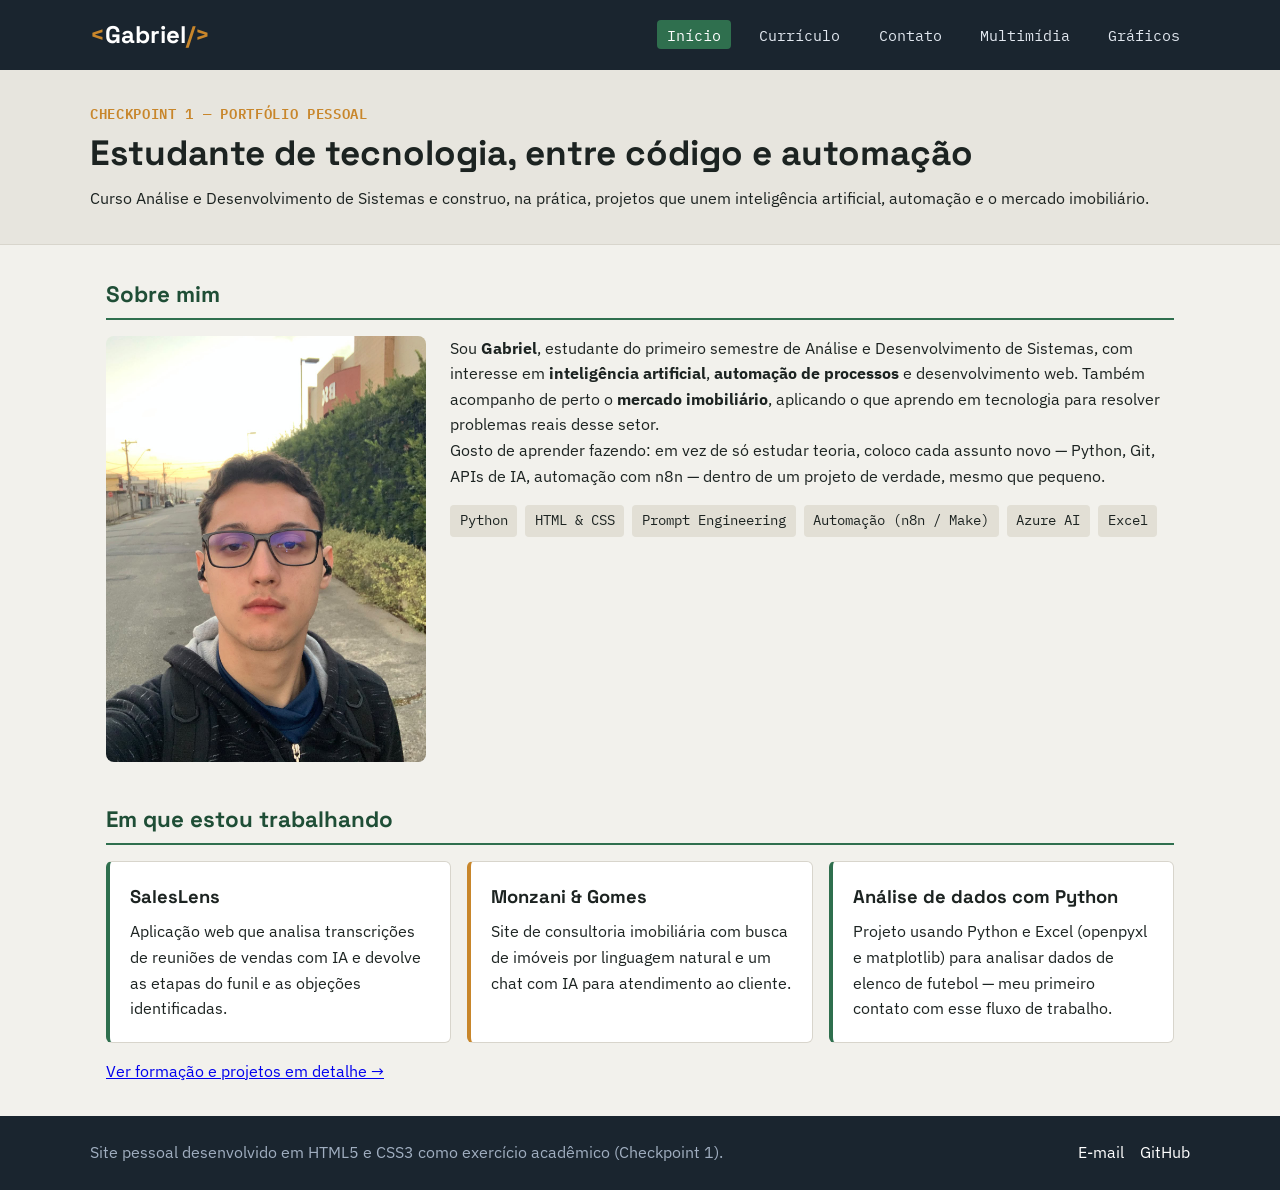
<file: index.html>
<!DOCTYPE html>
<html lang="pt-br">
<head>
  <meta charset="UTF-8">
  <meta name="viewport" content="width=device-width, initial-scale=1.0">
  <title>Gabriel — Início</title>
  <link rel="preconnect" href="https://fonts.googleapis.com">
  <link href="https://fonts.googleapis.com/css2?family=Space+Grotesk:wght@500;700&family=IBM+Plex+Sans:wght@400;600&family=IBM+Plex+Mono:wght@400;500&display=swap" rel="stylesheet">
  <link rel="stylesheet" href="css/estilos.css">
</head>
<body>

  <header class="site-header">
    <div class="header-inner">
      <a class="logo-mark" href="index.html"><span class="bracket">&lt;</span>Gabriel<span class="bracket">/&gt;</span></a>
      <nav class="main-nav" aria-label="Navegação principal">
        <ul>
          <li><a href="index.html" aria-current="page">Início</a></li>
          <li><a href="curriculo.html">Currículo</a></li>
          <li><a href="formulario.html">Contato</a></li>
          <li><a href="multimidia.html">Multimídia</a></li>
          <li><a href="graficos.html">Gráficos</a></li>
        </ul>
      </nav>
    </div>
  </header>

  <div class="page-intro">
    <div class="page-intro-inner">
      <p class="eyebrow">Checkpoint 1 — portfólio pessoal</p>
      <h1>Estudante de tecnologia, entre código e automação</h1>
      <p>Curso Análise e Desenvolvimento de Sistemas e construo, na prática, projetos que unem inteligência artificial, automação e o mercado imobiliário.</p>
    </div>
  </div>

  <main>

    <section aria-labelledby="sobre-titulo">
      <h2 id="sobre-titulo">Sobre mim</h2>
      <div class="about-layout">
        <img class="about-photo" src="img/avatar.jpg" alt="Foto de Gabriel em uma rua ao entardecer, usando óculos e moletom escuro">
        <div>
          <p>
            Sou <strong>Gabriel</strong>, estudante do primeiro semestre de Análise e Desenvolvimento de Sistemas,
            com interesse em <strong>inteligência artificial</strong>, <strong>automação de processos</strong> e
            desenvolvimento web. Também acompanho de perto o <strong>mercado imobiliário</strong>, aplicando o que
            aprendo em tecnologia para resolver problemas reais desse setor.
          </p>
          <p>
            Gosto de aprender fazendo: em vez de só estudar teoria, coloco cada assunto novo — Python, Git, APIs de IA,
            automação com n8n — dentro de um projeto de verdade, mesmo que pequeno.
          </p>
          <ul class="tag-list">
            <li>Python</li>
            <li>HTML &amp; CSS</li>
            <li>Prompt Engineering</li>
            <li>Automação (n8n / Make)</li>
            <li>Azure AI</li>
            <li>Excel</li>
          </ul>
        </div>
      </div>
    </section>

    <section aria-labelledby="destaques-titulo">
      <h2 id="destaques-titulo">Em que estou trabalhando</h2>
      <div class="card-grid">
        <article>
          <h3>SalesLens</h3>
          <p>Aplicação web que analisa transcrições de reuniões de vendas com IA e devolve as etapas do funil e as objeções identificadas.</p>
        </article>
        <article class="accent">
          <h3>Monzani &amp; Gomes</h3>
          <p>Site de consultoria imobiliária com busca de imóveis por linguagem natural e um chat com IA para atendimento ao cliente.</p>
        </article>
        <article>
          <h3>Análise de dados com Python</h3>
          <p>Projeto usando Python e Excel (openpyxl e matplotlib) para analisar dados de elenco de futebol — meu primeiro contato com esse fluxo de trabalho.</p>
        </article>
      </div>
      <p><a href="curriculo.html">Ver formação e projetos em detalhe →</a></p>
    </section>

  </main>

  <footer class="site-footer">
    <div class="footer-inner">
      <p>Site pessoal desenvolvido em HTML5 e CSS3 como exercício acadêmico (Checkpoint 1).</p>
      <ul class="footer-links">
        <li><a href="mailto:gabrielcamposm18@gmail.com">E-mail</a></li>
        <li><a href="https://github.com/gabrielmonzani" target="_blank" rel="noopener">GitHub</a></li>
      </ul>
    </div>
  </footer>

</body>
</html>
</file>
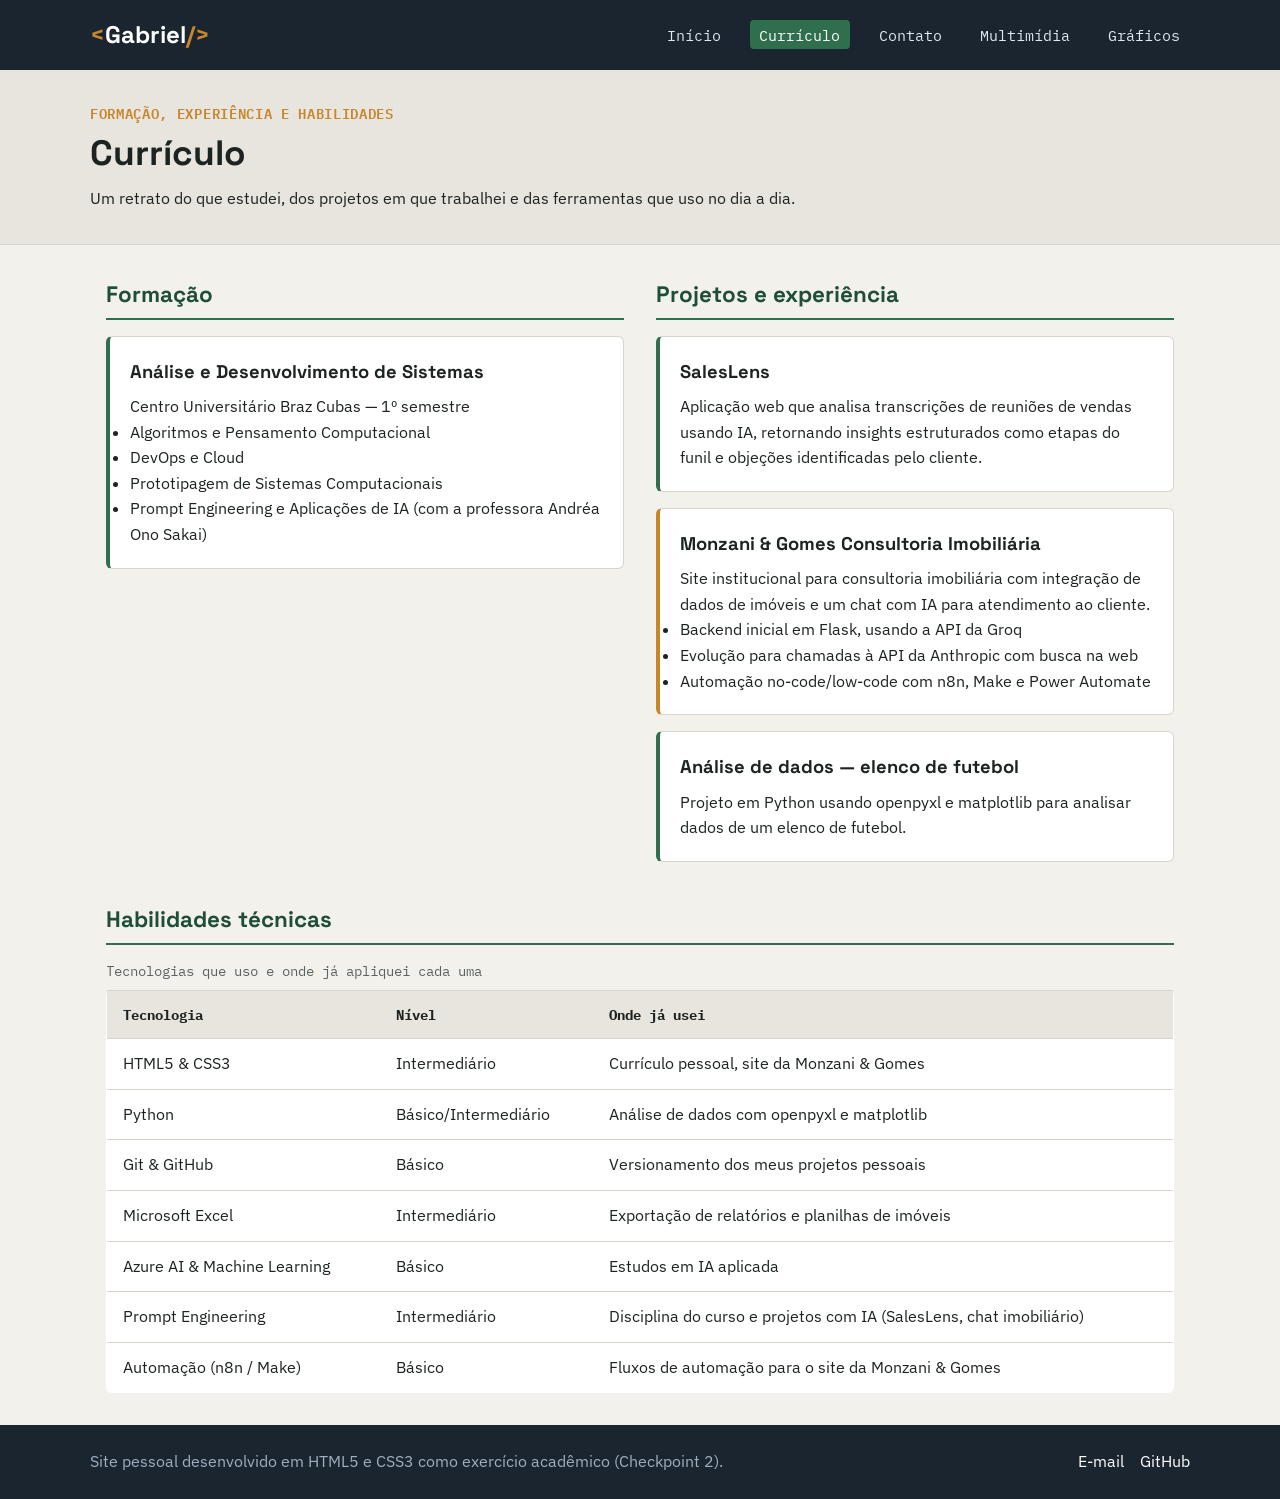
<file: curriculo.html>
<!DOCTYPE html>
<html lang="pt-br">
<head>
  <meta charset="UTF-8">
  <meta name="viewport" content="width=device-width, initial-scale=1.0">
  <title>Gabriel — Currículo</title>
  <link rel="preconnect" href="https://fonts.googleapis.com">
  <link href="https://fonts.googleapis.com/css2?family=Space+Grotesk:wght@500;700&family=IBM+Plex+Sans:wght@400;600&family=IBM+Plex+Mono:wght@400;500&display=swap" rel="stylesheet">
  <link rel="stylesheet" href="css/estilos.css">
</head>
<body>

  <header class="site-header">
    <div class="header-inner">
      <a class="logo-mark" href="index.html"><span class="bracket">&lt;</span>Gabriel<span class="bracket">/&gt;</span></a>
      <nav class="main-nav" aria-label="Navegação principal">
        <ul>
          <li><a href="index.html">Início</a></li>
          <li><a href="curriculo.html" aria-current="page">Currículo</a></li>
          <li><a href="formulario.html">Contato</a></li>
          <li><a href="multimidia.html">Multimídia</a></li>
          <li><a href="graficos.html">Gráficos</a></li>
        </ul>
      </nav>
    </div>
  </header>

  <div class="page-intro">
    <div class="page-intro-inner">
      <p class="eyebrow">Formação, experiência e habilidades</p>
      <h1>Currículo</h1>
      <p>Um retrato do que estudei, dos projetos em que trabalhei e das ferramentas que uso no dia a dia.</p>
    </div>
  </div>

  <main>

    <!-- Grid com 2 colunas em telas maiores -->
    <div class="curriculo-grid">
      <section aria-labelledby="formacao-titulo">
        <h2 id="formacao-titulo">Formação</h2>
        <article>
          <h3>Análise e Desenvolvimento de Sistemas</h3>
          <p>Centro Universitário Braz Cubas — 1º semestre</p>
          <ul>
            <li>Algoritmos e Pensamento Computacional</li>
            <li>DevOps e Cloud</li>
            <li>Prototipagem de Sistemas Computacionais</li>
            <li>Prompt Engineering e Aplicações de IA (com a professora Andréa Ono Sakai)</li>
          </ul>
        </article>
      </section>

      <section aria-labelledby="experiencia-titulo">
        <h2 id="experiencia-titulo">Projetos e experiência</h2>

        <article>
          <h3>SalesLens</h3>
          <p>
            Aplicação web que analisa transcrições de reuniões de vendas usando IA, retornando insights estruturados
            como etapas do funil e objeções identificadas pelo cliente.
          </p>
        </article>

        <article class="accent">
          <h3>Monzani &amp; Gomes Consultoria Imobiliária</h3>
          <p>
            Site institucional para consultoria imobiliária com integração de dados de imóveis e um chat com IA para
            atendimento ao cliente.
          </p>
          <ul>
            <li>Backend inicial em Flask, usando a API da Groq</li>
            <li>Evolução para chamadas à API da Anthropic com busca na web</li>
            <li>Automação no-code/low-code com n8n, Make e Power Automate</li>
          </ul>
        </article>

        <article>
          <h3>Análise de dados — elenco de futebol</h3>
          <p>
            Projeto em Python usando openpyxl e matplotlib para analisar dados de um elenco de futebol.
          </p>
        </article>
      </section>
    </div>

    <section aria-labelledby="habilidades-titulo">
      <h2 id="habilidades-titulo">Habilidades técnicas</h2>
      <div class="table-wrapper">
        <table>
          <caption>Tecnologias que uso e onde já apliquei cada uma</caption>
          <thead>
            <tr>
              <th scope="col">Tecnologia</th>
              <th scope="col">Nível</th>
              <th scope="col">Onde já usei</th>
            </tr>
          </thead>
          <tbody>
            <tr>
              <td>HTML5 &amp; CSS3</td>
              <td>Intermediário</td>
              <td>Currículo pessoal, site da Monzani &amp; Gomes</td>
            </tr>
            <tr>
              <td>Python</td>
              <td>Básico/Intermediário</td>
              <td>Análise de dados com openpyxl e matplotlib</td>
            </tr>
            <tr>
              <td>Git &amp; GitHub</td>
              <td>Básico</td>
              <td>Versionamento dos meus projetos pessoais</td>
            </tr>
            <tr>
              <td>Microsoft Excel</td>
              <td>Intermediário</td>
              <td>Exportação de relatórios e planilhas de imóveis</td>
            </tr>
            <tr>
              <td>Azure AI &amp; Machine Learning</td>
              <td>Básico</td>
              <td>Estudos em IA aplicada</td>
            </tr>
            <tr>
              <td>Prompt Engineering</td>
              <td>Intermediário</td>
              <td>Disciplina do curso e projetos com IA (SalesLens, chat imobiliário)</td>
            </tr>
            <tr>
              <td>Automação (n8n / Make)</td>
              <td>Básico</td>
              <td>Fluxos de automação para o site da Monzani &amp; Gomes</td>
            </tr>
          </tbody>
        </table>
      </div>
    </section>

  </main>

  <footer class="site-footer">
    <div class="footer-inner">
      <p>Site pessoal desenvolvido em HTML5 e CSS3 como exercício acadêmico (Checkpoint 2).</p>
      <ul class="footer-links">
        <li><a href="mailto:gabrielcamposm18@gmail.com">E-mail</a></li>
        <li><a href="https://github.com/gabrielmonzani" target="_blank" rel="noopener">GitHub</a></li>
      </ul>
    </div>
  </footer>

</body>
</html>
</file>
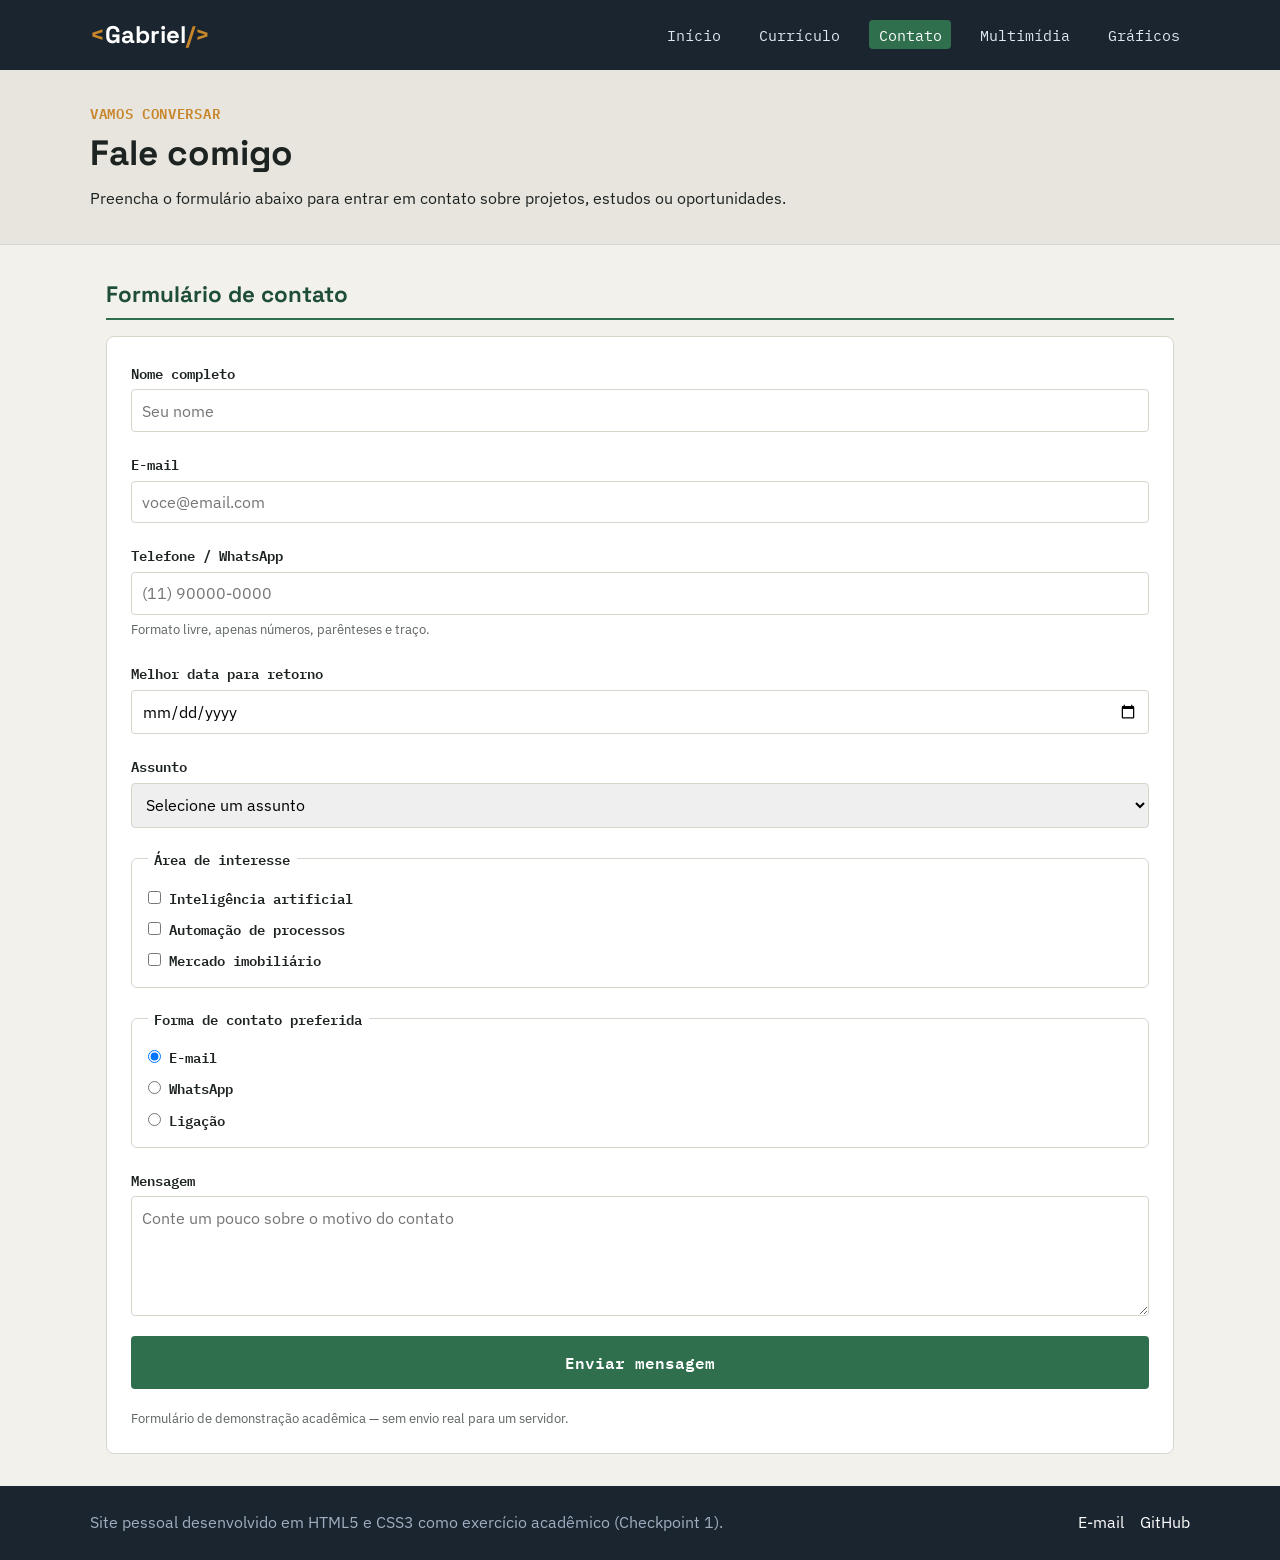
<file: formulario.html>
<!DOCTYPE html>
<html lang="pt-br">
<head>
  <meta charset="UTF-8">
  <meta name="viewport" content="width=device-width, initial-scale=1.0">
  <title>Gabriel — Contato</title>
  <link rel="preconnect" href="https://fonts.googleapis.com">
  <link href="https://fonts.googleapis.com/css2?family=Space+Grotesk:wght@500;700&family=IBM+Plex+Sans:wght@400;600&family=IBM+Plex+Mono:wght@400;500&display=swap" rel="stylesheet">
  <link rel="stylesheet" href="css/estilos.css">
</head>
<body>

  <header class="site-header">
    <div class="header-inner">
      <a class="logo-mark" href="index.html"><span class="bracket">&lt;</span>Gabriel<span class="bracket">/&gt;</span></a>
      <nav class="main-nav" aria-label="Navegação principal">
        <ul>
          <li><a href="index.html">Início</a></li>
          <li><a href="curriculo.html">Currículo</a></li>
          <li><a href="formulario.html" aria-current="page">Contato</a></li>
          <li><a href="multimidia.html">Multimídia</a></li>
          <li><a href="graficos.html">Gráficos</a></li>
        </ul>
      </nav>
    </div>
  </header>

  <div class="page-intro">
    <div class="page-intro-inner">
      <p class="eyebrow">Vamos conversar</p>
      <h1>Fale comigo</h1>
      <p>Preencha o formulário abaixo para entrar em contato sobre projetos, estudos ou oportunidades.</p>
    </div>
  </div>

  <main>
    <section aria-labelledby="form-titulo">
      <h2 id="form-titulo">Formulário de contato</h2>

      <form action="#" method="get">

        <div class="field">
          <label for="nome">Nome completo</label>
          <input type="text" id="nome" name="nome" placeholder="Seu nome" required minlength="3">
        </div>

        <div class="field">
          <label for="email">E-mail</label>
          <input type="email" id="email" name="email" placeholder="voce@email.com" required>
        </div>

        <div class="field">
          <label for="telefone">Telefone / WhatsApp</label>
          <input type="tel" id="telefone" name="telefone" placeholder="(11) 90000-0000" pattern="[0-9()\-\s]{8,15}">
          <p class="field-hint">Formato livre, apenas números, parênteses e traço.</p>
        </div>

        <div class="field">
          <label for="data-contato">Melhor data para retorno</label>
          <input type="date" id="data-contato" name="data-contato">
        </div>

        <div class="field">
          <label for="assunto">Assunto</label>
          <select id="assunto" name="assunto" required>
            <option value="" selected disabled>Selecione um assunto</option>
            <option value="projeto-web">Projeto de desenvolvimento web</option>
            <option value="ia-automacao">IA e automação</option>
            <option value="imoveis">Assunto imobiliário</option>
            <option value="estudos">Estudos / disciplina do curso</option>
            <option value="outro">Outro</option>
          </select>
        </div>

        <fieldset>
          <legend>Área de interesse</legend>
          <div class="choice-row">
            <input type="checkbox" id="interesse-ia" name="interesse" value="ia">
            <label for="interesse-ia">Inteligência artificial</label>
          </div>
          <div class="choice-row">
            <input type="checkbox" id="interesse-automacao" name="interesse" value="automacao">
            <label for="interesse-automacao">Automação de processos</label>
          </div>
          <div class="choice-row">
            <input type="checkbox" id="interesse-imoveis" name="interesse" value="imoveis">
            <label for="interesse-imoveis">Mercado imobiliário</label>
          </div>
        </fieldset>

        <fieldset>
          <legend>Forma de contato preferida</legend>
          <div class="choice-row">
            <input type="radio" id="contato-email" name="contato-preferido" value="email" checked>
            <label for="contato-email">E-mail</label>
          </div>
          <div class="choice-row">
            <input type="radio" id="contato-whatsapp" name="contato-preferido" value="whatsapp">
            <label for="contato-whatsapp">WhatsApp</label>
          </div>
          <div class="choice-row">
            <input type="radio" id="contato-telefone" name="contato-preferido" value="telefone">
            <label for="contato-telefone">Ligação</label>
          </div>
        </fieldset>

        <div class="field">
          <label for="mensagem">Mensagem</label>
          <textarea id="mensagem" name="mensagem" placeholder="Conte um pouco sobre o motivo do contato" required minlength="10"></textarea>
        </div>

        <button type="submit">Enviar mensagem</button>
        <p class="field-hint">Formulário de demonstração acadêmica — sem envio real para um servidor.</p>
      </form>
    </section>
  </main>

  <footer class="site-footer">
    <div class="footer-inner">
      <p>Site pessoal desenvolvido em HTML5 e CSS3 como exercício acadêmico (Checkpoint 1).</p>
      <ul class="footer-links">
        <li><a href="mailto:gabrielcamposm18@gmail.com">E-mail</a></li>
        <li><a href="https://github.com/gabrielmonzani" target="_blank" rel="noopener">GitHub</a></li>
      </ul>
    </div>
  </footer>

</body>
</html>
</file>
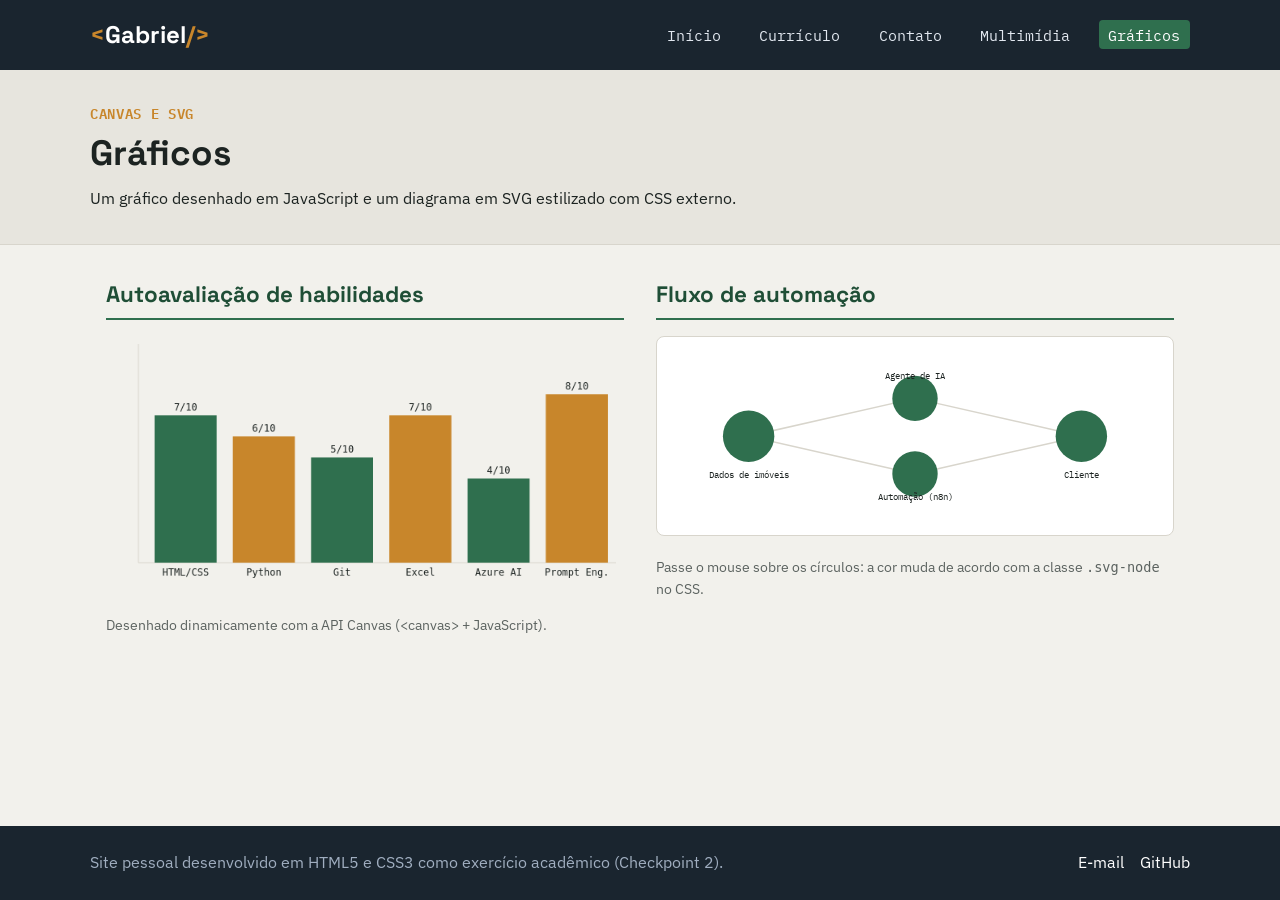
<file: graficos.html>
<!DOCTYPE html>
<html lang="pt-br">
<head>
  <meta charset="UTF-8">
  <meta name="viewport" content="width=device-width, initial-scale=1.0">
  <title>Gabriel — Gráficos</title>
  <link rel="preconnect" href="https://fonts.googleapis.com">
  <link href="https://fonts.googleapis.com/css2?family=Space+Grotesk:wght@500;700&family=IBM+Plex+Sans:wght@400;600&family=IBM+Plex+Mono:wght@400;500&display=swap" rel="stylesheet">
  <link rel="stylesheet" href="css/estilos.css">
</head>
<body>

  <header class="site-header">
    <div class="header-inner">
      <a class="logo-mark" href="index.html"><span class="bracket">&lt;</span>Gabriel<span class="bracket">/&gt;</span></a>
      <nav class="main-nav" aria-label="Navegação principal">
        <ul>
          <li><a href="index.html">Início</a></li>
          <li><a href="curriculo.html">Currículo</a></li>
          <li><a href="formulario.html">Contato</a></li>
          <li><a href="multimidia.html">Multimídia</a></li>
          <li><a href="graficos.html" aria-current="page">Gráficos</a></li>
        </ul>
      </nav>
    </div>
  </header>

  <div class="page-intro">
    <div class="page-intro-inner">
      <p class="eyebrow">Canvas e SVG</p>
      <h1>Gráficos</h1>
      <p>Um gráfico desenhado em JavaScript e um diagrama em SVG estilizado com CSS externo.</p>
    </div>
  </div>

  <main>

    <div class="graficos-grid">
      <section aria-labelledby="canvas-titulo">
        <h2 id="canvas-titulo">Autoavaliação de habilidades</h2>
        <canvas id="grafico-habilidades" width="640" height="320" role="img"
          aria-label="Gráfico de barras mostrando o nível de autoavaliação de Gabriel em HTML e CSS, Python, Git, Excel, Azure AI e Prompt Engineering">
        </canvas>
        <p class="media-caption">Desenhado dinamicamente com a API Canvas (&lt;canvas&gt; + JavaScript).</p>
      </section>

      <section aria-labelledby="svg-titulo">
        <h2 id="svg-titulo">Fluxo de automação</h2>
        <div class="svg-panel">
          <svg viewBox="0 0 640 220" xmlns="http://www.w3.org/2000/svg" role="img" aria-labelledby="svgTitle svgDesc">
            <title id="svgTitle">Diagrama de um fluxo de automação</title>
            <desc id="svgDesc">Três nós conectados representando dados de imóveis, um agente de IA e o cliente final.</desc>

            <line class="svg-link" x1="100" y1="110" x2="320" y2="60"></line>
            <line class="svg-link" x1="100" y1="110" x2="320" y2="160"></line>
            <line class="svg-link" x1="320" y1="60" x2="540" y2="110"></line>
            <line class="svg-link" x1="320" y1="160" x2="540" y2="110"></line>

            <circle class="svg-node" cx="100" cy="110" r="34"></circle>
            <circle class="svg-node" cx="320" cy="60" r="30"></circle>
            <circle class="svg-node" cx="320" cy="160" r="30"></circle>
            <circle class="svg-node" cx="540" cy="110" r="34"></circle>

            <text class="svg-label" x="100" y="165" text-anchor="middle">Dados de imóveis</text>
            <text class="svg-label" x="320" y="35" text-anchor="middle">Agente de IA</text>
            <text class="svg-label" x="320" y="195" text-anchor="middle">Automação (n8n)</text>
            <text class="svg-label" x="540" y="165" text-anchor="middle">Cliente</text>
          </svg>
        </div>
        <p class="media-caption">Passe o mouse sobre os círculos: a cor muda de acordo com a classe <code>.svg-node</code> no CSS.</p>
      </section>
    </div>

  </main>

  <footer class="site-footer">
    <div class="footer-inner">
      <p>Site pessoal desenvolvido em HTML5 e CSS3 como exercício acadêmico (Checkpoint 2).</p>
      <ul class="footer-links">
        <li><a href="mailto:gabrielcamposm18@gmail.com">E-mail</a></li>
        <li><a href="https://github.com/gabrielmonzani" target="_blank" rel="noopener">GitHub</a></li>
      </ul>
    </div>
  </footer>

  <script>
    (function () {
      const canvas = document.getElementById('grafico-habilidades');
      const ctx = canvas.getContext('2d');

      const dados = [
        { rotulo: 'HTML/CSS', valor: 7 },
        { rotulo: 'Python', valor: 6 },
        { rotulo: 'Git', valor: 5 },
        { rotulo: 'Excel', valor: 7 },
        { rotulo: 'Azure AI', valor: 4 },
        { rotulo: 'Prompt Eng.', valor: 8 }
      ];

      const margemEsquerda = 40;
      const margemInferior = 40;
      const alturaUtil = canvas.height - margemInferior - 20;
      const larguraUtil = canvas.width - margemEsquerda - 20;
      const larguraBarra = larguraUtil / dados.length - 20;
      const notaMaxima = 10;

      ctx.strokeStyle = '#d8d5cc';
      ctx.beginPath();
      ctx.moveTo(margemEsquerda, 10);
      ctx.lineTo(margemEsquerda, canvas.height - margemInferior);
      ctx.lineTo(canvas.width - 10, canvas.height - margemInferior);
      ctx.stroke();

      dados.forEach((item, indice) => {
        const alturaBarra = (item.valor / notaMaxima) * alturaUtil;
        const x = margemEsquerda + 20 + indice * (larguraBarra + 20);
        const y = canvas.height - margemInferior - alturaBarra;

        ctx.fillStyle = indice % 2 === 0 ? '#2f6f4e' : '#c8862b';
        ctx.fillRect(x, y, larguraBarra, alturaBarra);

        ctx.fillStyle = '#1c2321';
        ctx.font = '12px "IBM Plex Mono", monospace';
        ctx.textAlign = 'center';
        ctx.fillText(item.rotulo, x + larguraBarra / 2, canvas.height - margemInferior + 16);
        ctx.fillText(item.valor + '/10', x + larguraBarra / 2, y - 6);
      });
    })();
  </script>

</body>
</html>
</file>
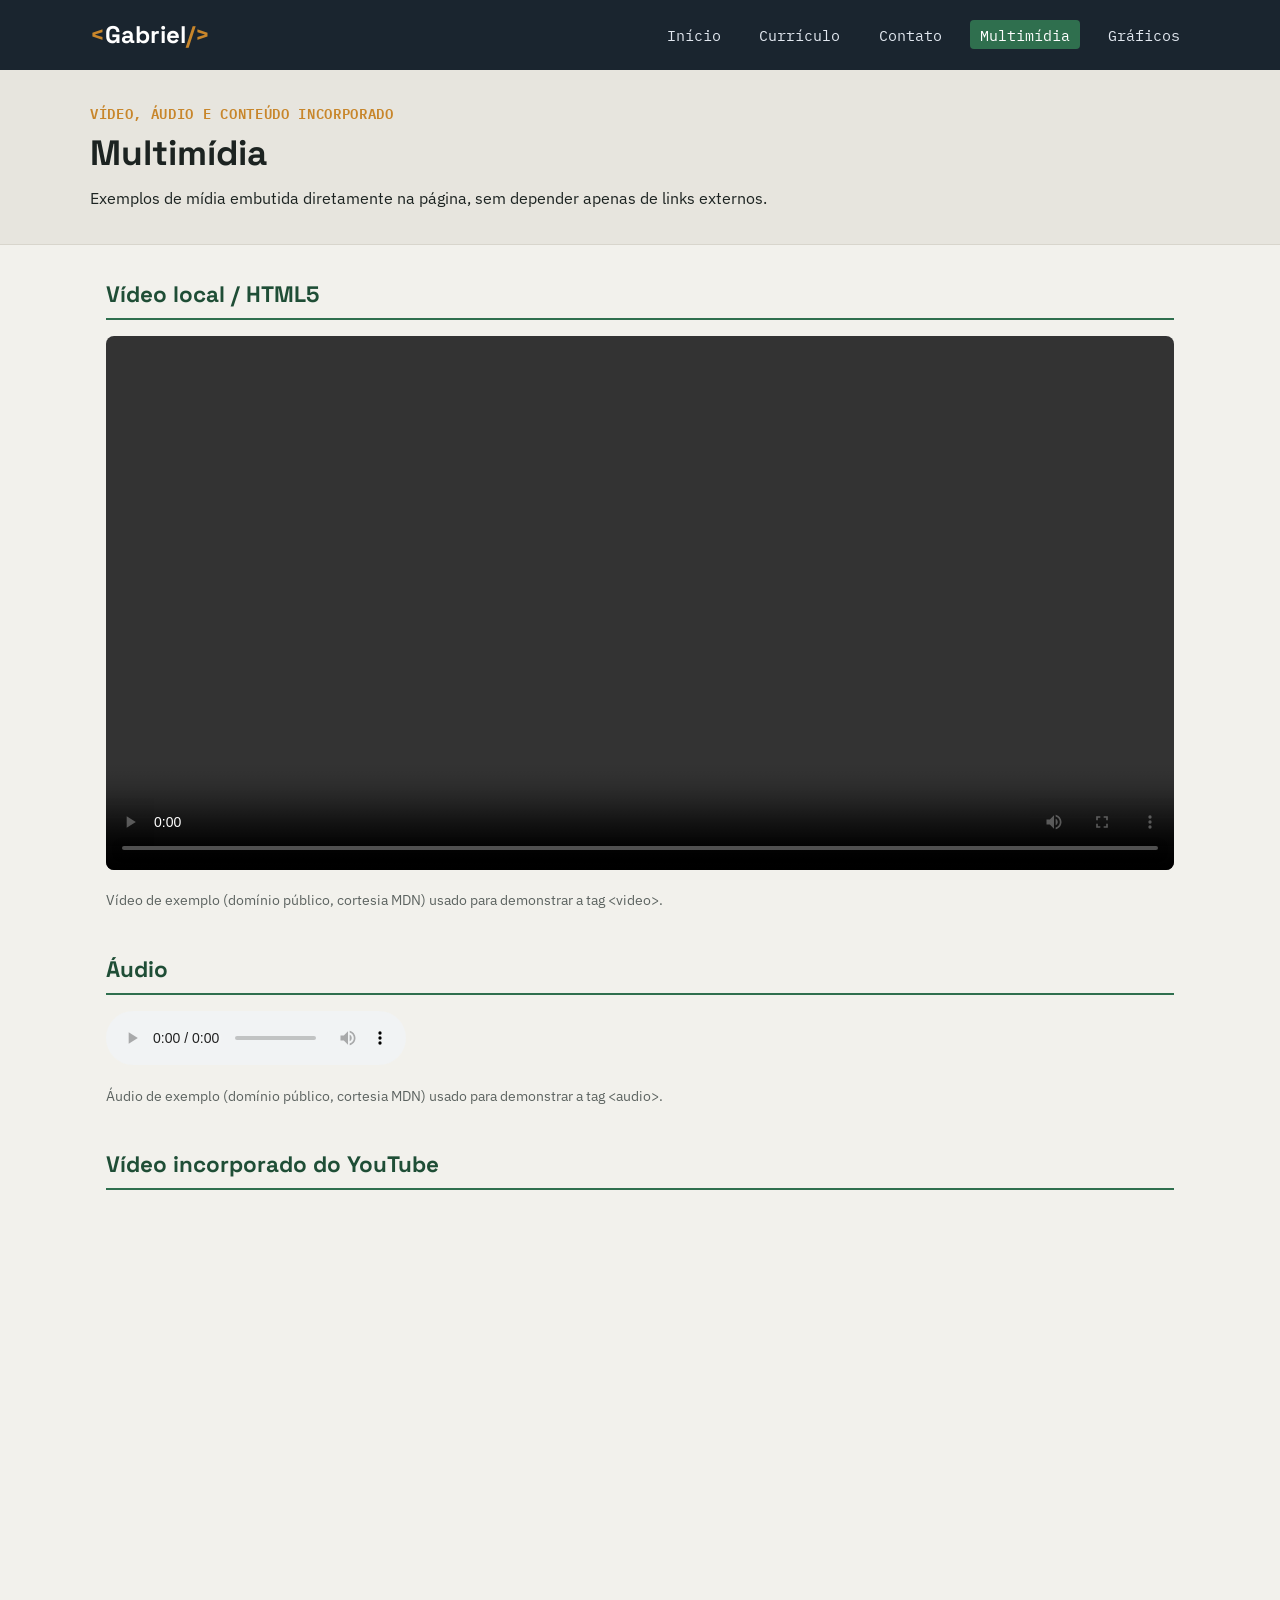
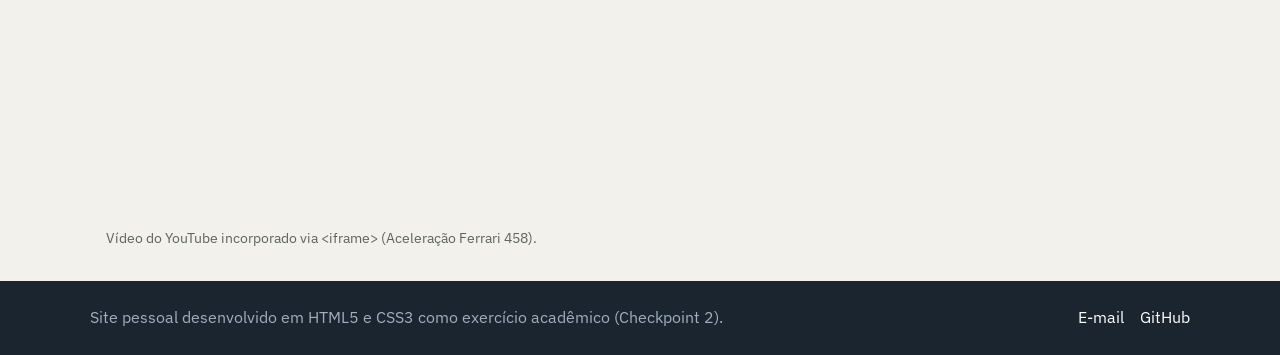
<file: multimidia.html>
<!DOCTYPE html>
<html lang="pt-br">
<head>
  <meta charset="UTF-8">
  <meta name="viewport" content="width=device-width, initial-scale=1.0">
  <title>Gabriel — Multimídia</title>
  <link rel="preconnect" href="https://fonts.googleapis.com">
  <link href="https://fonts.googleapis.com/css2?family=Space+Grotesk:wght@500;700&family=IBM+Plex+Sans:wght@400;600&family=IBM+Plex+Mono:wght@400;500&display=swap" rel="stylesheet">
  <link rel="stylesheet" href="css/estilos.css">
</head>
<body>

  <header class="site-header">
    <div class="header-inner">
      <a class="logo-mark" href="index.html"><span class="bracket">&lt;</span>Gabriel<span class="bracket">/&gt;</span></a>
      <nav class="main-nav" aria-label="Navegação principal">
        <ul>
          <li><a href="index.html">Início</a></li>
          <li><a href="curriculo.html">Currículo</a></li>
          <li><a href="formulario.html">Contato</a></li>
          <li><a href="multimidia.html" aria-current="page">Multimídia</a></li>
          <li><a href="graficos.html">Gráficos</a></li>
        </ul>
      </nav>
    </div>
  </header>

  <div class="page-intro">
    <div class="page-intro-inner">
      <p class="eyebrow">Vídeo, áudio e conteúdo incorporado</p>
      <h1>Multimídia</h1>
      <p>Exemplos de mídia embutida diretamente na página, sem depender apenas de links externos.</p>
    </div>
  </div>

  <main>

    <section aria-labelledby="video-titulo">
      <h2 id="video-titulo">Vídeo local / HTML5</h2>
      <video controls preload="metadata">
        <source src="https://interactive-examples.mdn.mozilla.net/media/cc0-videos/flower.mp4" type="video/mp4">
        Seu navegador não suporta a reprodução deste vídeo.
      </video>
      <p class="media-caption">Vídeo de exemplo (domínio público, cortesia MDN) usado para demonstrar a tag &lt;video&gt;.</p>
    </section>

    <section aria-labelledby="audio-titulo">
      <h2 id="audio-titulo">Áudio</h2>
      <audio controls preload="metadata">
        <source src="https://interactive-examples.mdn.mozilla.net/media/cc0-audio/t-rex-roar.mp3" type="audio/mpeg">
        Seu navegador não suporta a reprodução deste áudio.
      </audio>
      <p class="media-caption">Áudio de exemplo (domínio público, cortesia MDN) usado para demonstrar a tag &lt;audio&gt;.</p>
    </section>

    <section aria-labelledby="iframe-titulo">
      <h2 id="iframe-titulo">Vídeo incorporado do YouTube</h2>
      <iframe
        src="https://www.youtube.com/embed/9QgRZ0Fa3JM"
        title="SOM ACELERAÇÃO FERRARI 458"
        loading="lazy"
        allow="accelerometer; autoplay; clipboard-write; encrypted-media; gyroscope; picture-in-picture"
        referrerpolicy="strict-origin-when-cross-origin"
        allowfullscreen>
      </iframe>
      <p class="media-caption">Vídeo do YouTube incorporado via &lt;iframe&gt; (Aceleração Ferrari 458).</p>
    </section>

  </main>

  <footer class="site-footer">
    <div class="footer-inner">
      <p>Site pessoal desenvolvido em HTML5 e CSS3 como exercício acadêmico (Checkpoint 2).</p>
      <ul class="footer-links">
        <li><a href="mailto:gabrielcamposm18@gmail.com">E-mail</a></li>
        <li><a href="https://github.com/gabrielmonzani" target="_blank" rel="noopener">GitHub</a></li>
      </ul>
    </div>
  </footer>

</body>
</html>
</file>
<file: css/estilos.css>
/* ==========================================================================
   CP2 — CSS RESPONSIVO (MOBILE-FIRST)
   ========================================================================== */

/* --------------------------------------------------------------------------
   1. RESET & REGRAS GERAIS
   -------------------------------------------------------------------------- */
*,
*::before,
*::after {
  box-sizing: border-box;
  margin: 0;
  padding: 0;
}

:root {
  --bg-primary: #f2f1ec;
  --bg-card: #ffffff;
  --text-main: #1c2321;
  --text-muted: #5c6360;
  --accent-green: #2f6f4e;
  --accent-green-dark: #1f4e36;
  --accent-amber: #c8862b;
  --border-color: #d8d5cc;
  --font-heading: 'Space Grotesk', sans-serif;
  --font-body: 'IBM Plex Sans', sans-serif;
  --font-mono: 'IBM Plex Mono', monospace;
}

body {
  background-color: var(--bg-primary);
  color: var(--text-main);
  font-family: var(--font-body);
  line-height: 1.6;
  display: flex;
  flex-direction: column;
  min-height: 100vh;
}

/* Requisito: Imagens e mídias responsivas */
img,
video,
iframe,
canvas,
svg {
  max-width: 100%;
  height: auto;
  display: block;
}

/* --------------------------------------------------------------------------
   2. CABEÇALHO E NAVEGAÇÃO (FLEXBOX)
   -------------------------------------------------------------------------- */
.site-header {
  background-color: #1a252f;
  color: #ffffff;
  padding: 1rem;
}

/* Flexbox no cabeçalho */
.header-inner {
  display: flex;
  flex-direction: column;
  align-items: center;
  gap: 1rem;
  max-width: 1100px;
  margin: 0 auto;
}

.logo-mark {
  color: #ffffff;
  font-family: var(--font-heading);
  font-size: 1.5rem;
  font-weight: 700;
  text-decoration: none;
}

.logo-mark .bracket {
  color: var(--accent-amber);
}

/* Flexbox no menu com quebra (flex-wrap) */
.main-nav ul {
  display: flex;
  flex-wrap: wrap;
  justify-content: center;
  gap: 0.8rem 1.2rem;
  list-style: none;
}

.main-nav a {
  color: #e2e8f0;
  font-family: var(--font-mono);
  font-size: 0.95rem;
  text-decoration: none;
  padding: 0.3rem 0.6rem;
  border-radius: 4px;
  transition: background-color 0.2s, color 0.2s;
}

.main-nav a:hover,
.main-nav a[aria-current="page"] {
  background-color: var(--accent-green);
  color: #ffffff;
}

/* --------------------------------------------------------------------------
   3. INTRODUÇÃO E ESTRUTURA PRINCIPAL
   -------------------------------------------------------------------------- */
.page-intro {
  background-color: #e7e5de;
  border-bottom: 1px solid var(--border-color);
  padding: 2rem 1rem;
}

.page-intro-inner {
  max-width: 1100px;
  margin: 0 auto;
}

.eyebrow {
  color: var(--accent-amber);
  font-family: var(--font-mono);
  font-size: 0.85rem;
  font-weight: 600;
  text-transform: uppercase;
  letter-spacing: 0.05em;
  margin-bottom: 0.5rem;
}

h1 {
  font-family: var(--font-heading);
  font-size: 1.8rem;
  line-height: 1.2;
  margin-bottom: 0.75rem;
}

main {
  flex: 1;
  max-width: 1100px;
  width: 100%;
  margin: 0 auto;
  padding: 2rem 1rem;
  display: flex;
  flex-direction: column;
  gap: 2.5rem;
}

section {
  display: flex;
  flex-direction: column;
  gap: 1rem;
}

h2 {
  font-family: var(--font-heading);
  font-size: 1.4rem;
  color: var(--accent-green-dark);
  border-bottom: 2px solid var(--accent-green);
  padding-bottom: 0.3rem;
}

h3 {
  font-family: var(--font-heading);
  font-size: 1.15rem;
  margin-bottom: 0.5rem;
}

/* --------------------------------------------------------------------------
   4. SEÇÃO "SOBRE MIM" E CARTÕES (FLEXBOX / LAYOUT)
   -------------------------------------------------------------------------- */
.about-layout {
  display: flex;
  flex-direction: column;
  gap: 1.5rem;
}

.about-photo {
  border-radius: 8px;
  width: 100%;
  max-width: 320px;
  margin: 0 auto;
}

.tag-list {
  display: flex;
  flex-wrap: wrap;
  gap: 0.5rem;
  list-style: none;
  margin-top: 1rem;
}

.tag-list li {
  background-color: #e2dfd5;
  color: var(--text-main);
  font-family: var(--font-mono);
  font-size: 0.85rem;
  padding: 0.3rem 0.6rem;
  border-radius: 4px;
}

/* Flexbox para Cartões de Destaque */
.card-grid {
  display: flex;
  flex-direction: column;
  gap: 1rem;
}

article {
  background-color: var(--bg-card);
  border: 1px solid var(--border-color);
  border-left: 4px solid var(--accent-green);
  padding: 1.25rem;
  border-radius: 6px;
}

article.accent {
  border-left-color: var(--accent-amber);
}

/* --------------------------------------------------------------------------
   5. PÁGINA DE CURRÍCULO (GRID RESPONSIVO)
   -------------------------------------------------------------------------- */
.curriculo-grid {
  display: grid;
  grid-template-columns: 1fr; /* Mobile: 1 coluna */
  gap: 2rem;
}

.table-wrapper {
  overflow-x: auto; /* Garante que tabelas grandes não quebrem a tela no mobile */
}

table {
  width: 100%;
  border-collapse: collapse;
  background-color: var(--bg-card);
  border-radius: 6px;
  overflow: hidden;
  border: 1px solid var(--border-color);
}

caption {
  font-family: var(--font-mono);
  font-size: 0.85rem;
  color: var(--text-muted);
  margin-bottom: 0.5rem;
  text-align: left;
}

th, td {
  padding: 0.75rem 1rem;
  text-align: left;
  border-bottom: 1px solid var(--border-color);
}

th {
  background-color: #e7e5de;
  font-family: var(--font-mono);
  font-size: 0.9rem;
}

/* --------------------------------------------------------------------------
   6. FORMULÁRIO DE CONTATO (RESPONSIVO)
   -------------------------------------------------------------------------- */
form {
  background-color: var(--bg-card);
  border: 1px solid var(--border-color);
  padding: 1.5rem;
  border-radius: 8px;
  display: flex;
  flex-direction: column;
  gap: 1.25rem;
}

.field {
  display: flex;
  flex-direction: column;
  gap: 0.35rem;
}

label {
  font-family: var(--font-mono);
  font-size: 0.9rem;
  font-weight: 600;
}

input[type="text"],
input[type="email"],
input[type="tel"],
input[type="date"],
select,
textarea {
  width: 100%;
  padding: 0.65rem;
  border: 1px solid var(--border-color);
  border-radius: 4px;
  font-family: var(--font-body);
  font-size: 1rem;
}

textarea {
  min-height: 120px;
  resize: vertical;
}

fieldset {
  border: 1px solid var(--border-color);
  padding: 1rem;
  border-radius: 6px;
  display: flex;
  flex-direction: column;
  gap: 0.5rem;
}

legend {
  font-family: var(--font-mono);
  font-size: 0.85rem;
  font-weight: 600;
  padding: 0 0.4rem;
}

.choice-row {
  display: flex;
  align-items: center;
  gap: 0.5rem;
}

.field-hint {
  font-size: 0.8rem;
  color: var(--text-muted);
}

button[type="submit"] {
  background-color: var(--accent-green);
  color: #ffffff;
  border: none;
  padding: 0.8rem 1.5rem;
  font-family: var(--font-mono);
  font-size: 1rem;
  font-weight: 600;
  border-radius: 4px;
  cursor: pointer;
  transition: background-color 0.2s;
}

button[type="submit"]:hover {
  background-color: var(--accent-green-dark);
}

/* --------------------------------------------------------------------------
   7. MULTIMÍDIA E GRÁFICOS
   -------------------------------------------------------------------------- */
.media-caption {
  font-size: 0.85rem;
  color: var(--text-muted);
  margin-top: 0.3rem;
}

.graficos-grid {
  display: grid;
  grid-template-columns: 1fr;
  gap: 2rem;
}

.svg-panel {
  background-color: var(--bg-card);
  border: 1px solid var(--border-color);
  padding: 1rem;
  border-radius: 8px;
}

.svg-node {
  fill: var(--accent-green);
  transition: fill 0.3s ease;
  cursor: pointer;
}

.svg-node:hover {
  fill: var(--accent-amber);
}

.svg-link {
  stroke: var(--border-color);
  stroke-width: 2;
}

.svg-label {
  font-family: var(--font-mono);
  font-size: 12px;
  fill: var(--text-main);
}

iframe {
  width: 100%;
  aspect-ratio: 16 / 9;
  border: 0;
  border-radius: 8px;
}

video {
  width: 100%;
  border-radius: 8px;
}

/* --------------------------------------------------------------------------
   8. RODAPÉ (FLEXBOX)
   -------------------------------------------------------------------------- */
.site-footer {
  background-color: #1a252f;
  color: #a0aec0;
  padding: 1.5rem 1rem;
  margin-top: auto;
}

.footer-inner {
  max-width: 1100px;
  margin: 0 auto;
  display: flex;
  flex-direction: column;
  align-items: center;
  gap: 1rem;
  text-align: center;
}

.footer-links {
  display: flex;
  gap: 1rem;
  list-style: none;
}

.footer-links a {
  color: #ffffff;
  text-decoration: none;
}

.footer-links a:hover {
  text-decoration: underline;
}

/* ==========================================================================
   9. MEDIA QUERIES (MOBILE-FIRST - MIN-WIDTH)
   ========================================================================== */

/* Telas Médias / Tablets (a partir de 640px) */
@media (min-width: 640px) {
  h1 {
    font-size: 2.2rem;
  }

  .header-inner {
    flex-direction: row;
    justify-content: space-between;
  }

  .about-layout {
    flex-direction: row;
    align-items: flex-start;
  }

  .about-photo {
    margin: 0;
  }

  /* Cartões em 2 colunas */
  .card-grid {
    display: grid;
    grid-template-columns: repeat(2, 1fr);
  }

  .footer-inner {
    flex-direction: row;
    justify-content: space-between;
    text-align: left;
  }
}

/* Telas Grandes / Desktops (a partir de 960px) */
@media (min-width: 960px) {
  /* Layout em Grid de 2 Colunas para o Currículo */
  .curriculo-grid {
    grid-template-columns: 1fr 1fr;
  }

  /* Layout em Grid para a página de Gráficos */
  .graficos-grid {
    grid-template-columns: 1fr 1fr;
  }

  .card-grid {
    grid-template-columns: repeat(3, 1fr);
  }
}
</file>
